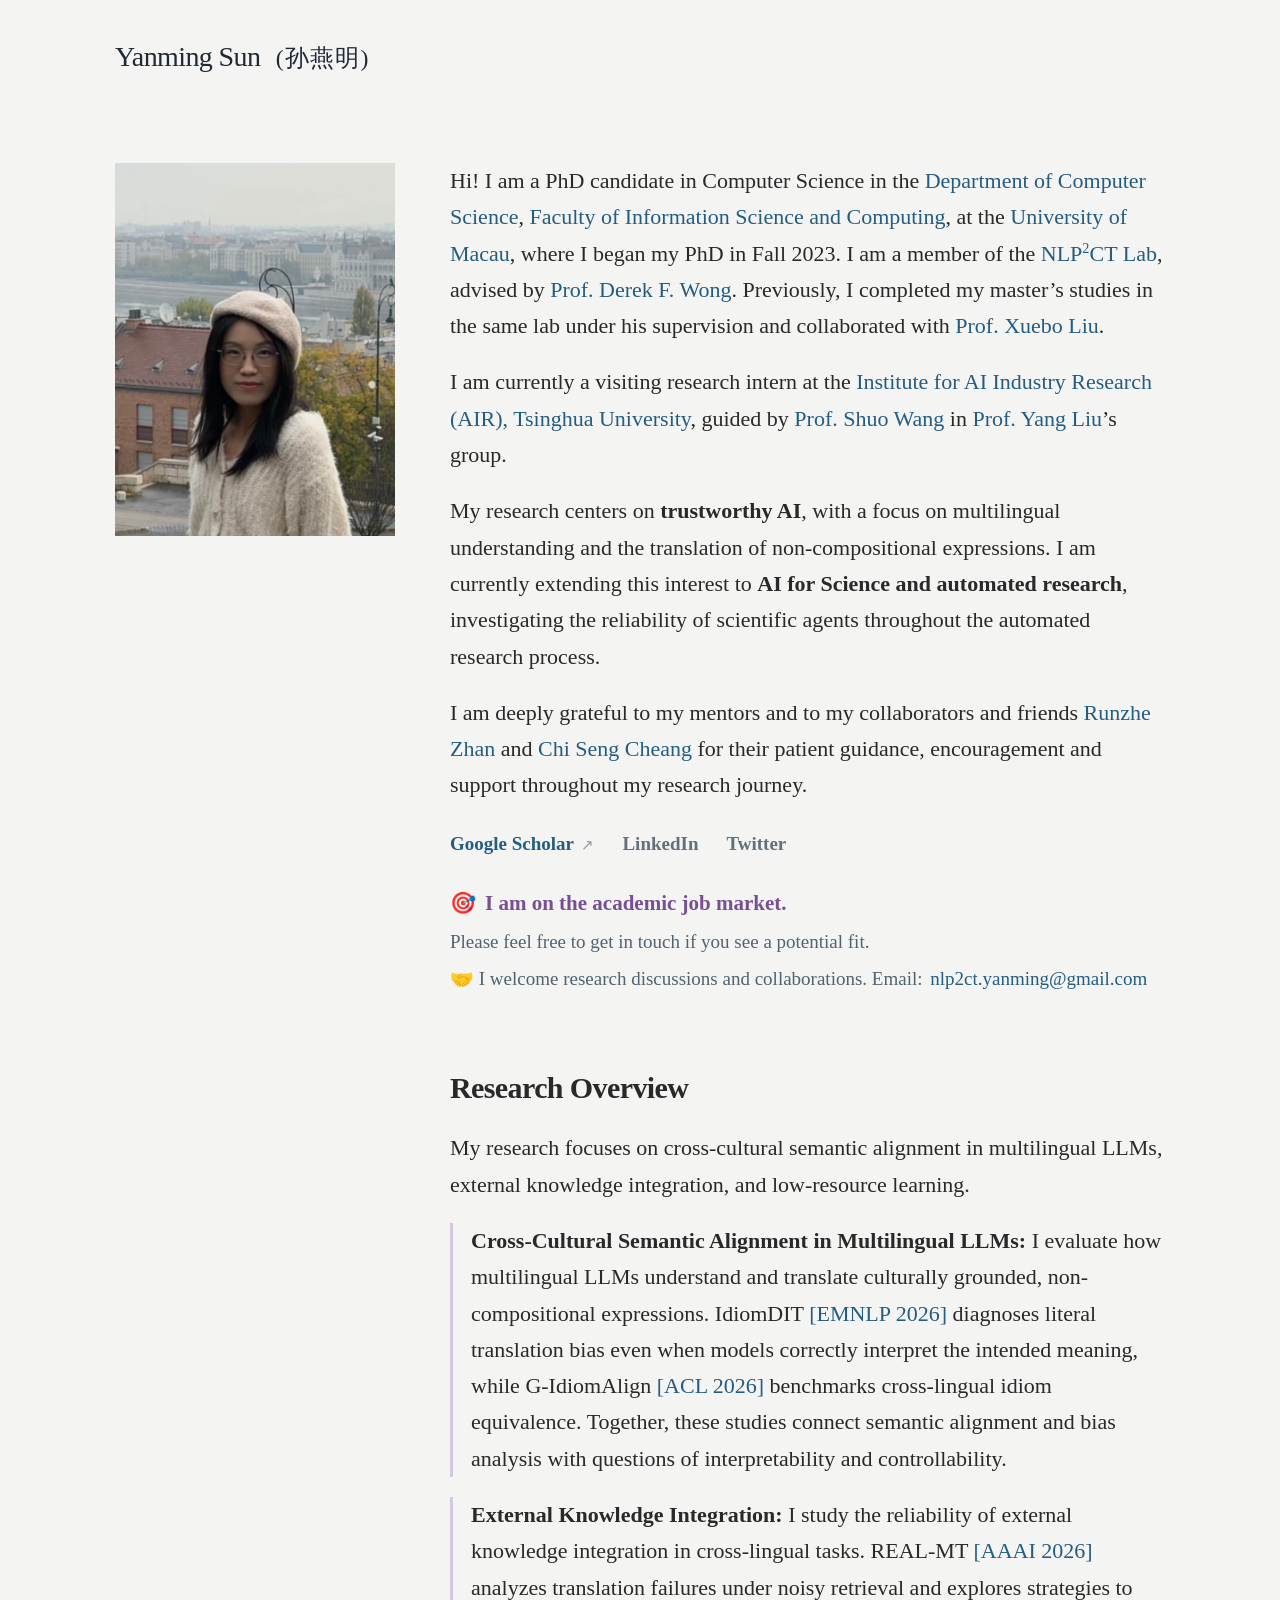
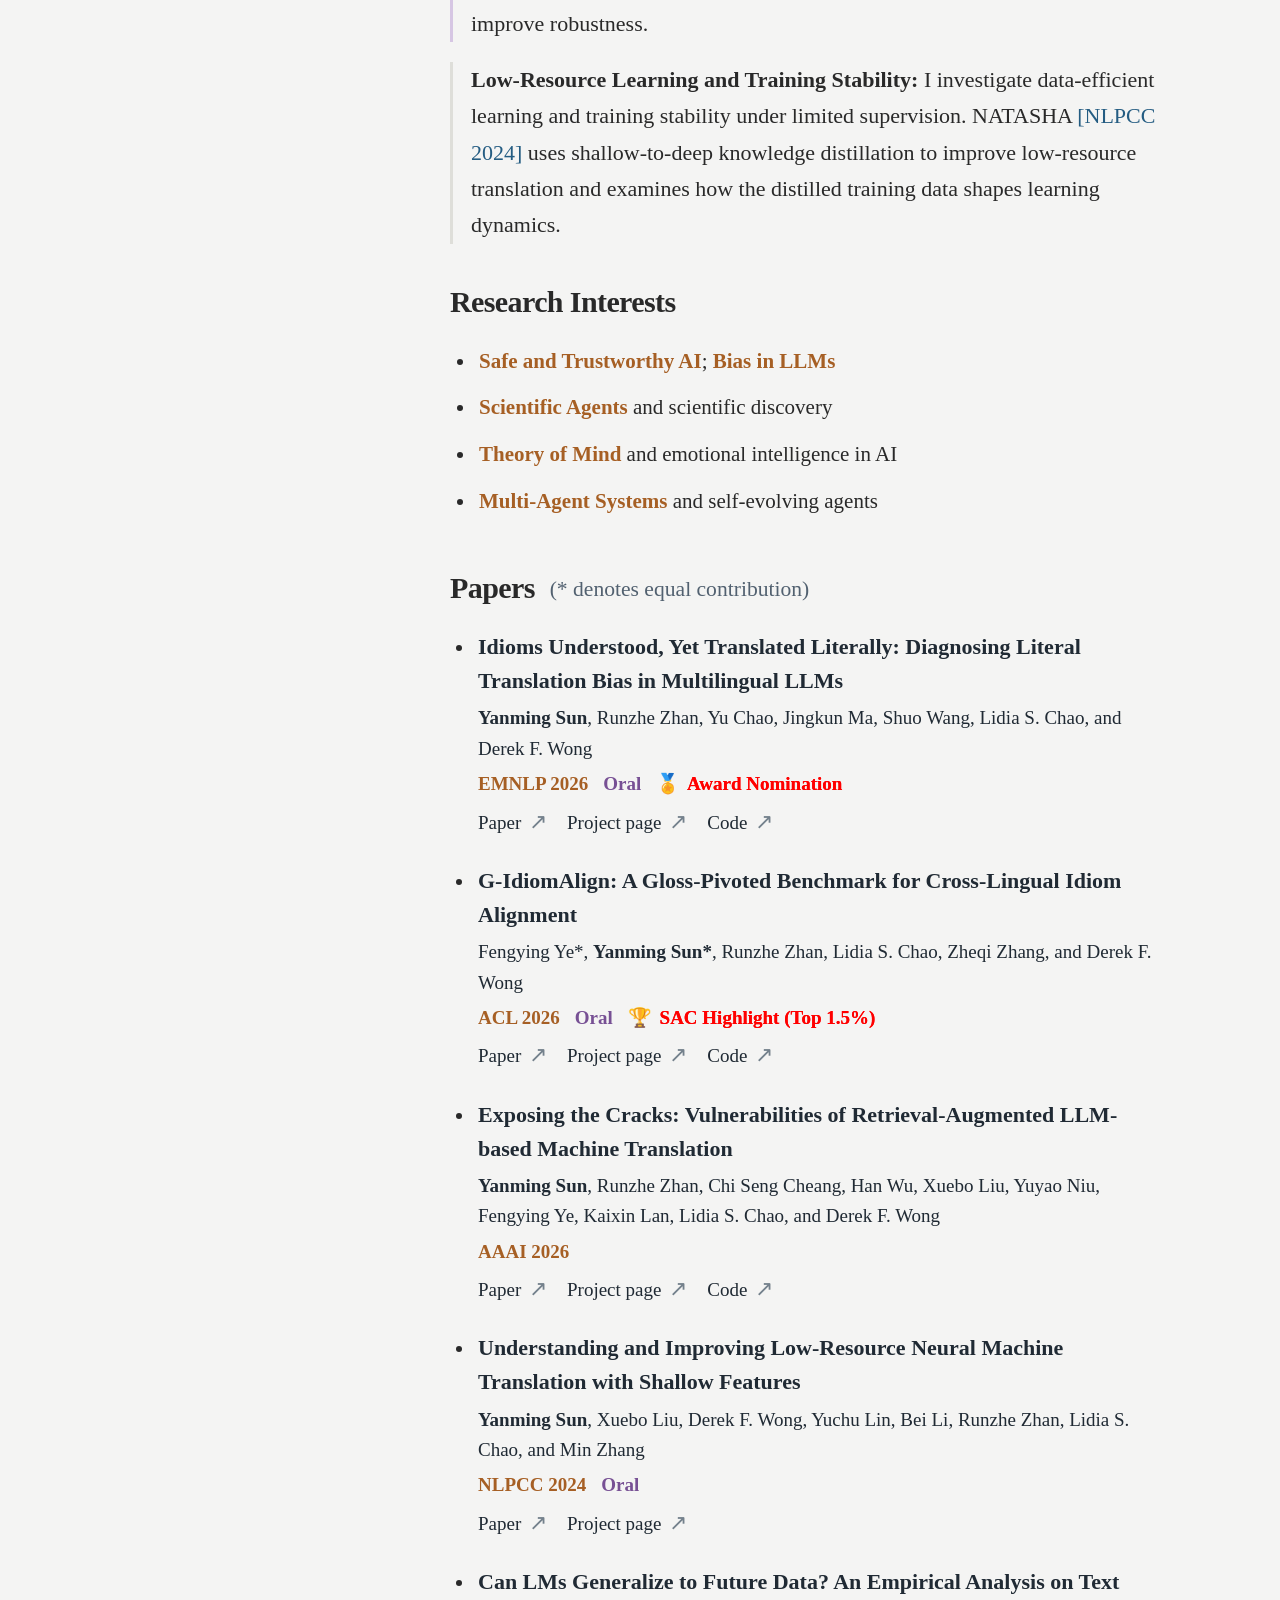
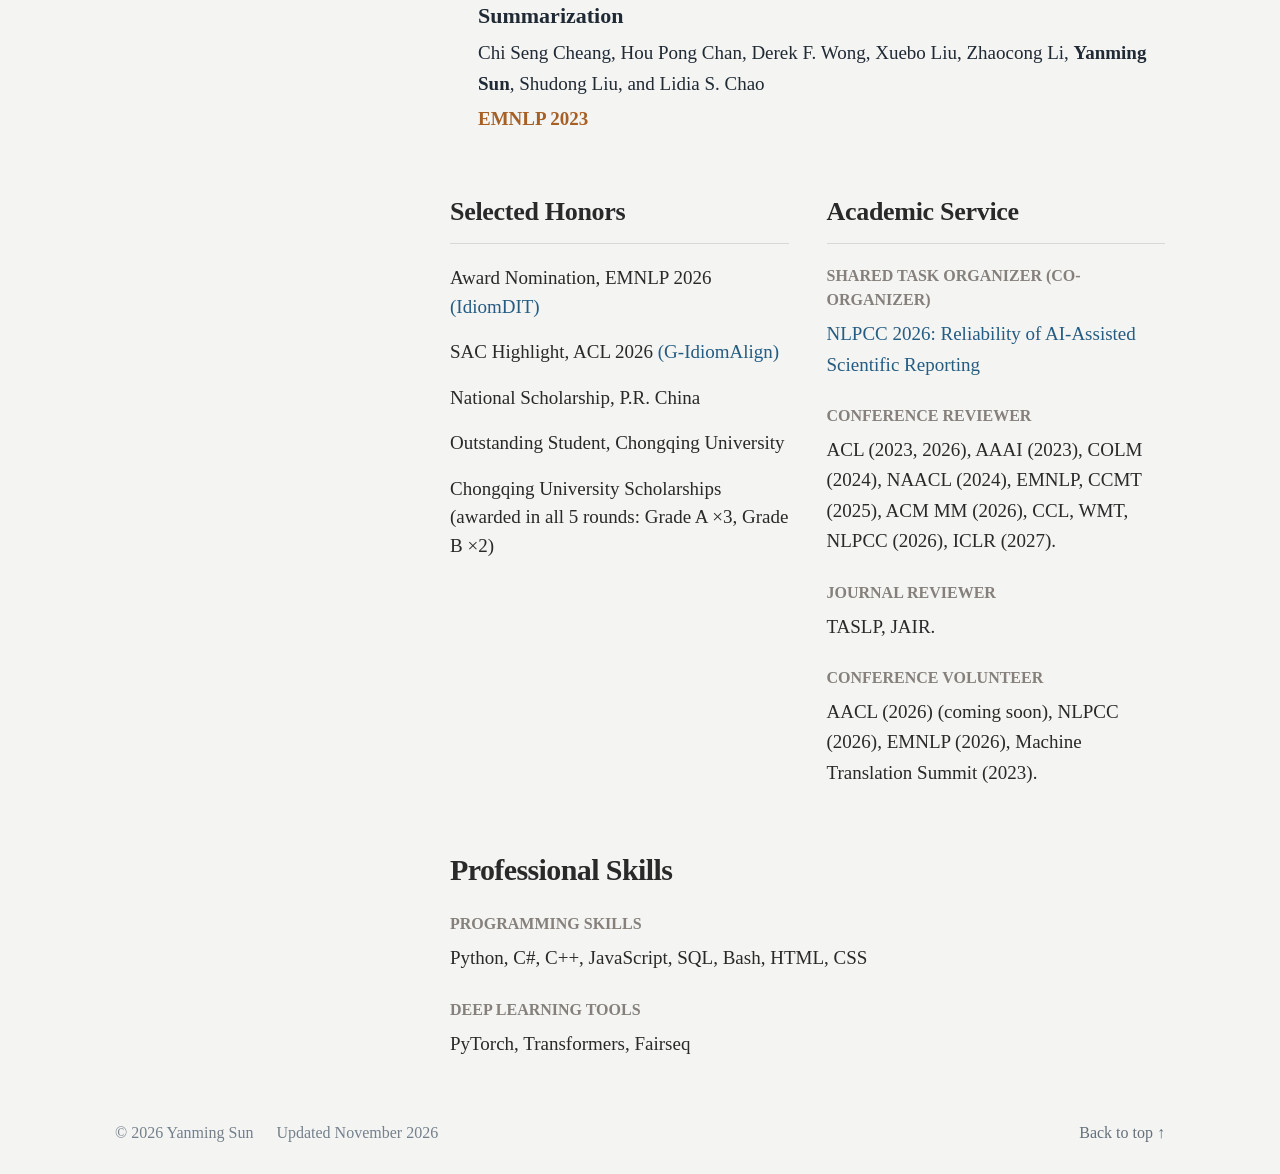
<file: docs/index.html>
<!doctype html>
<html lang="en">
<head>
  <meta charset="utf-8">
  <meta name="viewport" content="width=device-width, initial-scale=1">
  <title>Yanming Sun — Multilingual LLMs and Reliable AI</title>
  <meta name="description" content="Yanming Sun, Ph.D. Candidate at the University of Macau. Research on multilingual LLMs, machine translation, and reliable AI. On the academic job market; expected graduation February 2027.">
  <meta name="theme-color" content="#ffffff">
  <link rel="canonical" href="https://ymsunny.github.io/">
  <meta property="og:type" content="profile">
  <meta property="og:title" content="Yanming Sun — Multilingual LLMs and Reliable AI">
  <meta property="og:description" content="Ph.D. Candidate at the University of Macau. On the academic job market · Expected graduation February 2027.">
  <meta property="og:url" content="https://ymsunny.github.io/">
  <meta property="og:image" content="https://ymsunny.github.io/assets/yanming-sun-budapest.jpg">
  <meta name="twitter:card" content="summary">
  <link rel="icon" href="assets/favicon.svg?v=sun-1" type="image/svg+xml">
  <link rel="preload" href="assets/inter-latin.woff2" as="font" type="font/woff2" crossorigin>
  <link rel="stylesheet" href="styles.css">
  <link rel="stylesheet" href="reading.css?v=research-overview-1">
  <script type="application/ld+json">{"@context":"https://schema.org","@type":"Person","name":"Yanming Sun","url":"https://ymsunny.github.io/","jobTitle":"Ph.D. Candidate in Computer Science","affiliation":{"@type":"CollegeOrUniversity","name":"University of Macau"},"email":"mailto:nlp2ct.yanming@gmail.com","sameAs":["https://scholar.google.com/citations?user=cWfYGeYAAAAJ","https://github.com/ymsunny"]}</script>
</head>
<body>
  <a class="skip-link" href="#main">Skip to content</a>
  <header class="site-header"><div class="container header-inner">
    <a class="wordmark" href="#about">Yanming Sun <span class="chinese-name" lang="zh-Hans">(&#23385;&#29141;&#26126;)</span></a>
  </div></header>
  <main class="container" id="main">
    <section class="profile" id="about" aria-label="About Yanming Sun">
      <div class="profile-aside">
        <figure class="portrait"><img src="assets/yanming-sun-budapest.jpg" width="1169" height="648" alt="Yanming Sun in Budapest" fetchpriority="high"></figure>
        <p class="portrait-caption">University of Macau<br><a href="https://github.com/NLP2CT">NLP<sup>2</sup>CT Lab</a></p>
      </div>
      <div class="profile-copy">
        <div class="bio">
          <p>Hi! I am a PhD candidate in Computer Science in the <a href="https://fic.um.edu.mo/csc/">Department of Computer Science</a>, <a href="https://fic.um.edu.mo">Faculty of Information Science and Computing</a>, at the <a href="https://www.um.edu.mo">University of Macau</a>, where I began my PhD in Fall 2023. I am a member of the <a href="http://nlp2ct.cis.um.edu.mo">NLP<sup>2</sup>CT Lab</a>, advised by <a href="https://personal.fic.um.edu.mo/derek-wong/">Prof. Derek F. Wong</a>. Previously, I completed my master&#8217;s studies in the same lab under his supervision and collaborated with <a href="https://sunbowliu.github.io/">Prof. Xuebo Liu</a>.</p>
          <p>I am currently a visiting research intern at the <a href="https://air.tsinghua.edu.cn/">Institute for AI Industry Research (AIR), Tsinghua University</a>, guided by <a href="https://air.tsinghua.edu.cn/info/1046/2548.htm">Prof. Shuo Wang</a> in <a href="https://nlp.csai.tsinghua.edu.cn/~ly/">Prof. Yang Liu</a>&#8217;s group.</p>
          
          <p>My research centers on <strong>trustworthy AI</strong>, with a focus on multilingual understanding and the translation of non-compositional expressions. I am currently extending this interest to <strong>AI for Science and automated research</strong>, investigating the reliability of scientific agents throughout the automated research process.</p>
          <p>I am deeply grateful to my mentors and to my collaborators and friends <a href="https://runzhe.me/">Runzhe Zhan</a> and <a href="https://andycheang.github.io/">Chi Seng Cheang</a> for their patient guidance, encouragement and support throughout my research journey.</p>
        </div>
        <div class="profile-links" aria-label="Academic and social profiles"><a href="https://scholar.google.com/citations?user=cWfYGeYAAAAJ">Google Scholar <span aria-hidden="true">&#8599;</span></a><span class="pending-profile" title="Profile link to be added">LinkedIn</span><span class="pending-profile" title="Profile link to be added">Twitter</span></div>
        <div class="job-market"><strong><span aria-hidden="true">&#127919;</span> I am on the academic job market.</strong><p>Please feel free to get in touch if you see a potential fit.</p><p><span aria-hidden="true">&#129309;</span> I welcome research discussions and collaborations. Email: <a href="mailto:nlp2ct.yanming@gmail.com">nlp2ct.yanming@gmail.com</a></p></div>
      </div>
    </section>

    <section class="section research-overview" id="research-overview" aria-labelledby="overview-heading">
      <div class="section-heading"><h2 id="overview-heading">Research Overview</h2></div>
      <p>My research focuses on cross-cultural semantic alignment in multilingual LLMs, external knowledge integration, and low-resource learning.</p>
      <div class="research-theme"><p><strong>Cross-Cultural Semantic Alignment in Multilingual LLMs:</strong> I evaluate how multilingual LLMs understand and translate culturally grounded, non-compositional expressions. IdiomDIT <a href="#idiomdit">[EMNLP 2026]</a> diagnoses literal translation bias even when models correctly interpret the intended meaning, while G-IdiomAlign <a href="#g-idiomalign">[ACL 2026]</a> benchmarks cross-lingual idiom equivalence. Together, these studies connect semantic alignment and bias analysis with questions of interpretability and controllability.</p></div>
      <div class="research-theme"><p><strong>External Knowledge Integration:</strong> I study the reliability of external knowledge integration in cross-lingual tasks. REAL-MT <a href="#real-mt">[AAAI 2026]</a> analyzes translation failures under noisy retrieval and explores strategies to improve robustness.</p></div>
      <div class="research-theme"><p><strong>Low-Resource Learning and Training Stability:</strong> I investigate data-efficient learning and training stability under limited supervision. NATASHA <a href="#natasha">[NLPCC 2024]</a> uses shallow-to-deep knowledge distillation to improve low-resource translation and examines how the distilled training data shapes learning dynamics.</p></div>
    </section>

    <section class="section research-interests" id="research" aria-labelledby="research-heading"><div class="section-heading"><h2 id="research-heading">Research Interests</h2></div><ul class="interest-list"><li><strong>Safe and Trustworthy AI</strong>; <strong>Bias in LLMs</strong></li><li><strong>Scientific Agents</strong> and scientific discovery</li><li><strong>Theory of Mind</strong> and emotional intelligence in AI</li><li><strong>Multi-Agent Systems</strong> and self-evolving agents</li></ul></section>

    <section class="section" id="publications" aria-labelledby="publications-heading">
      <div class="section-heading"><h2 id="publications-heading">Papers <span class="equal-note">(* denotes equal contribution)</span></h2></div>
      <article class="publication" id="idiomdit"><div class="paper-index"><span>2026</span><strong>IdiomDIT</strong></div><div class="paper-body"><h3><a href="https://aclanthology.org/2026.emnlp-main.2619/" target="_blank" rel="noopener">Idioms Understood, Yet Translated Literally: Diagnosing Literal Translation Bias in Multilingual LLMs</a></h3><p class="paper-authors"><strong>Yanming Sun</strong>, Runzhe Zhan, Yu Chao, Jingkun Ma, Shuo Wang, Lidia S. Chao, and Derek F. Wong</p><div class="venue"><span class="venue-name">EMNLP 2026</span><span class="distinction">Oral</span><span class="distinction consideration award-distinction"><span class="award-icon" aria-hidden="true">&#127941;</span> Award Nomination</span></div><div class="paper-links"><a href="https://aclanthology.org/2026.emnlp-main.2619/" target="_blank" rel="noopener">Paper <span aria-hidden="true">↗</span></a><a href="https://nlp2ct.github.io/IdiomDIT/" target="_blank" rel="noopener">Project page <span aria-hidden="true">↗</span></a><a href="https://github.com/NLP2CT/IdiomDIT" target="_blank" rel="noopener">Code <span aria-hidden="true">↗</span></a></div></div></article>
      <article class="publication" id="g-idiomalign"><div class="paper-index"><span>2026</span><strong>G-IdiomAlign</strong></div><div class="paper-body"><h3><a href="assets/papers/G-IdiomAlign.pdf" target="_blank" rel="noopener">G-IdiomAlign: A Gloss-Pivoted Benchmark for Cross-Lingual Idiom Alignment</a></h3><p class="paper-authors">Fengying Ye*, <strong>Yanming Sun*</strong>, Runzhe Zhan, Lidia S. Chao, Zheqi Zhang, and Derek F. Wong</p><div class="venue"><span class="venue-name">ACL 2026</span><span class="distinction">Oral</span><span class="distinction award-distinction"><span class="award-icon" aria-hidden="true">&#127942;</span> SAC Highlight (Top 1.5%)</span></div><div class="paper-links"><a href="assets/papers/G-IdiomAlign.pdf" target="_blank" rel="noopener">Paper <span aria-hidden="true">↗</span></a><a href="https://nlp2ct.github.io/G-IdiomAlign/" target="_blank" rel="noopener">Project page <span aria-hidden="true">↗</span></a><a href="https://github.com/NLP2CT/G-IdiomAlign" target="_blank" rel="noopener">Code <span aria-hidden="true">↗</span></a></div></div></article>
      <article class="publication" id="real-mt"><div class="paper-index"><span>2026</span><strong>REAL-MT</strong></div><div class="paper-body"><h3><a href="assets/papers/REAL-MT.pdf" target="_blank" rel="noopener">Exposing the Cracks: Vulnerabilities of Retrieval-Augmented LLM-based Machine Translation</a></h3><p class="paper-authors"><strong>Yanming Sun</strong>, Runzhe Zhan, Chi Seng Cheang, Han Wu, Xuebo Liu, Yuyao Niu, Fengying Ye, Kaixin Lan, Lidia S. Chao, and Derek F. Wong</p><div class="venue"><span class="venue-name">AAAI 2026</span></div><div class="paper-links"><a href="assets/papers/REAL-MT.pdf" target="_blank" rel="noopener">Paper <span aria-hidden="true">↗</span></a><a href="https://ymsunny.github.io/REAL-MT-Vuln/" target="_blank" rel="noopener">Project page <span aria-hidden="true">↗</span></a><a href="https://github.com/ymsunny/REAL-MT-Vuln" target="_blank" rel="noopener">Code <span aria-hidden="true">↗</span></a></div></div></article>
      <article class="publication" id="natasha"><div class="paper-index"><span>2024</span><strong>NATASHA</strong></div><div class="paper-body"><h3><a href="assets/papers/NATASHA.pdf" target="_blank" rel="noopener">Understanding and Improving Low-Resource Neural Machine Translation with Shallow Features</a></h3><p class="paper-authors"><strong>Yanming Sun</strong>, Xuebo Liu, Derek F. Wong, Yuchu Lin, Bei Li, Runzhe Zhan, Lidia S. Chao, and Min Zhang</p><div class="venue"><span class="venue-name">NLPCC 2024</span><span class="distinction">Oral</span></div><div class="paper-links"><a href="assets/papers/NATASHA.pdf" target="_blank" rel="noopener">Paper <span aria-hidden="true">↗</span></a><a href="https://ymsunny.github.io/NATASHA/v2/" target="_blank" rel="noopener">Project page <span aria-hidden="true">↗</span></a></div></div></article>
      <div class="publication earlier-publication" id="future-generalization"><div class="paper-body"><article><h3><a href="https://aclanthology.org/2023.emnlp-main.1007/">Can LMs Generalize to Future Data? An Empirical Analysis on Text Summarization</a></h3><p class="paper-authors">Chi Seng Cheang, Hou Pong Chan, Derek F. Wong, Xuebo Liu, Zhaocong Li, <strong>Yanming Sun</strong>, Shudong Liu, and Lidia S. Chao</p><div class="venue"><span class="venue-name">EMNLP 2023</span></div></article></div></div>
    </section>

    <section class="section honors-service" aria-label="Honors and academic service">
      <section aria-labelledby="honors-heading"><h2 id="honors-heading">Selected Honors</h2>
        <ul class="selected-honors">
          <li><span>Award Nomination, EMNLP 2026 <a href="#idiomdit">(IdiomDIT)</a></span></li>
          <li><span>SAC Highlight, ACL 2026 <a href="#g-idiomalign">(G-IdiomAlign)</a></span></li>
          <li><span>National Scholarship, P.R. China</span></li>
          <li><span>Outstanding Student, Chongqing University</span></li>
          <li><span>Chongqing University Scholarships (awarded in all 5 rounds: Grade A &times;3, Grade B &times;2)</span></li>
        </ul>
      </section>
      <section id="service" aria-labelledby="service-heading"><h2 id="service-heading">Academic Service</h2>
        <div class="service-category"><h3>Shared Task Organizer (Co-Organizer)</h3><p><a href="https://nlp2ct.github.io/NLPCC-2026-Task10-Science/">NLPCC 2026: Reliability of AI-Assisted Scientific Reporting</a></p></div>
        <div class="service-category"><h3>Conference Reviewer</h3><p>ACL (2023, 2026), AAAI (2023), COLM (2024), NAACL (2024), EMNLP, CCMT (2025), ACM MM (2026), CCL, WMT, NLPCC (2026), ICLR (2027).</p></div>
        <div class="service-category"><h3>Journal Reviewer</h3><p>TASLP, JAIR.</p></div>
      
        <div class="service-category"><h3>Conference Volunteer</h3><p>AACL (2026) <span class="upcoming-note">(coming soon)</span>, NLPCC (2026), EMNLP (2026), Machine Translation Summit (2023).</p></div>
      </section>
    </section>
    <section class="section professional-skills" id="skills" aria-labelledby="skills-heading">
      <div class="section-heading"><h2 id="skills-heading">Professional Skills</h2></div>
      <div class="service-category"><h3>Programming Skills</h3><p>Python, C#, C++, JavaScript, SQL, Bash, HTML, CSS</p></div>
      <div class="service-category"><h3>Deep Learning Tools</h3><p>PyTorch, Transformers, Fairseq</p></div>
    </section>
  </main>
  <footer class="container footer"><span>© 2026 Yanming Sun</span><span>Updated November 2026</span><a href="#about">Back to top ↑</a></footer>
</body>
</html>
</file>
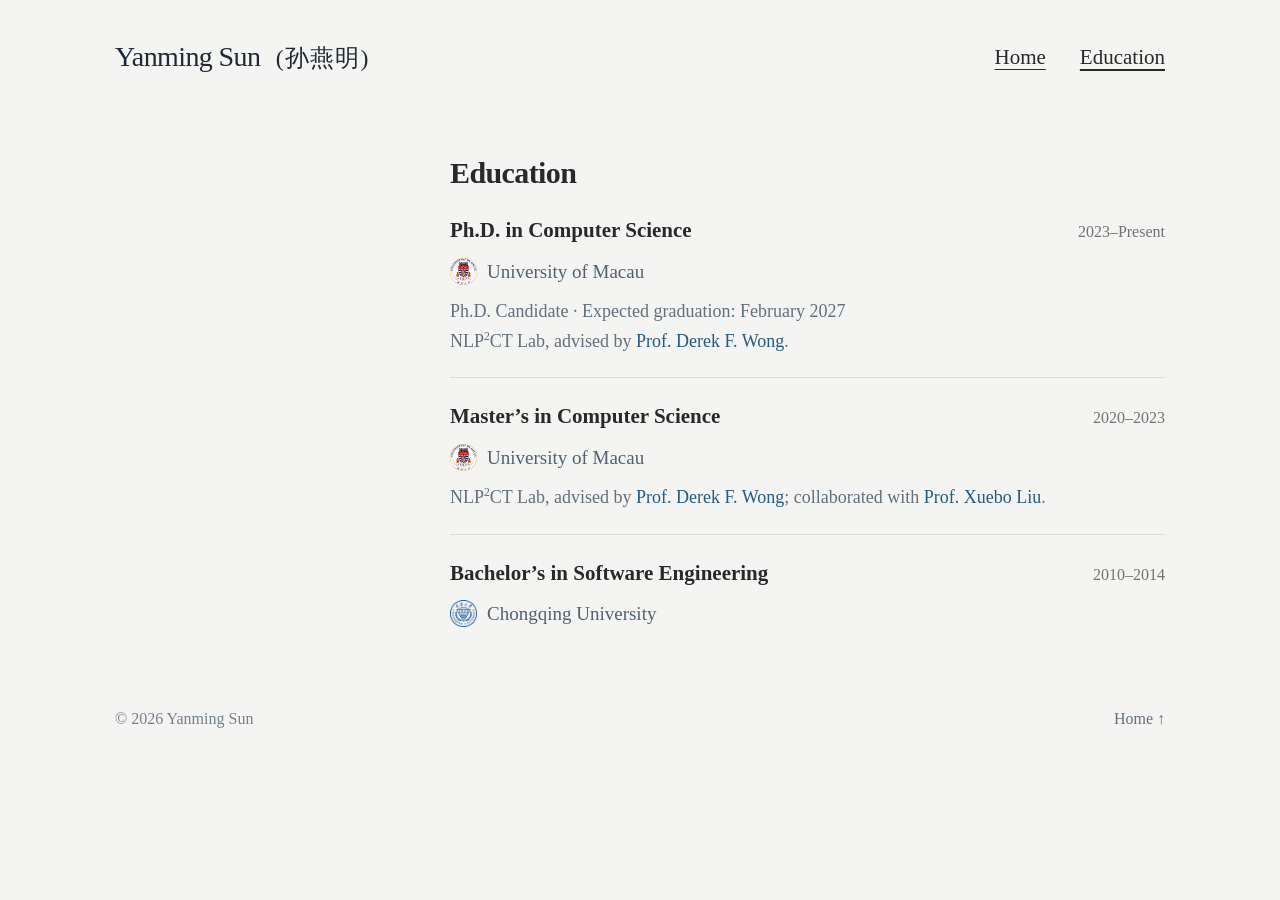
<file: docs/education.html>
<!doctype html>
<html lang="en"><head><meta charset="utf-8"><meta name="viewport" content="width=device-width, initial-scale=1">
<title>Education &mdash; Yanming Sun</title><meta name="description" content="Education background of Yanming Sun.">
<link rel="canonical" href="https://ymsunny.github.io/education.html"><link rel="icon" href="assets/favicon.svg?v=sun-1" type="image/svg+xml"><link rel="stylesheet" href="styles.css"><link rel="stylesheet" href="reading.css"></head>
<body><header class="site-header"><div class="container header-inner"><a class="wordmark" href="index.html">Yanming Sun <span class="chinese-name" lang="zh-Hans">(&#23385;&#29141;&#26126;)</span></a><nav aria-label="Main navigation"><a href="index.html">Home</a><a href="education.html" aria-current="page">Education</a></nav></div></header>
<main class="container" id="main"><section class="section" id="education" aria-labelledby="education-heading"><div class="section-heading"><h2 id="education-heading">Education</h2></div><article class="education-card"><div class="degree-heading"><h3>Ph.D. in Computer Science</h3><span class="degree-date">2023&ndash;Present</span></div><p class="school-line"><img src="assets/um-emblem.svg" width="32" height="32" alt="University of Macau emblem"><a href="https://www.um.edu.mo/">University of Macau</a></p><p class="degree-detail">Ph.D. Candidate &middot; Expected graduation: February 2027<br>NLP<sup>2</sup>CT Lab, advised by <a href="https://personal.fic.um.edu.mo/derek-wong/">Prof. Derek F. Wong</a>.</p></article><article class="education-card"><div class="degree-heading"><h3>Master&#8217;s in Computer Science</h3><span class="degree-date">2020&ndash;2023</span></div><p class="school-line"><img src="assets/um-emblem.svg" width="32" height="32" alt="University of Macau emblem"><a href="https://www.um.edu.mo/">University of Macau</a></p><p class="degree-detail">NLP<sup>2</sup>CT Lab, advised by <a href="https://personal.fic.um.edu.mo/derek-wong/">Prof. Derek F. Wong</a>; collaborated with <a href="https://sunbowliu.github.io/">Prof. Xuebo Liu</a>.</p></article><article class="education-card"><div class="degree-heading"><h3>Bachelor&#8217;s in Software Engineering</h3><span class="degree-date">2010&ndash;2014</span></div><p class="school-line"><img src="assets/cqu-emblem.png" width="32" height="32" alt="Chongqing University emblem"><a href="https://www.cqu.edu.cn/">Chongqing University</a></p></article></section></main><footer class="container footer"><span>&copy; 2026 Yanming Sun</span><a href="index.html">Home &uarr;</a></footer></body></html>
</file>
<file: docs/styles.css>
@font-face{font-family:Inter;src:url('assets/inter-latin.woff2') format('woff2');font-weight:100 900;font-display:swap}
:root{--ink:#202a34;--muted:#63707b;--blue:#245c82;--gold:#896022;--line:#e5e8eb;--ivory:#faf8f3}
*{box-sizing:border-box}html{scroll-behavior:smooth;scroll-padding-top:100px}body{margin:0;background:#fff;color:var(--ink);font-family:Inter,Arial,sans-serif;font-size:15px;line-height:1.8;-webkit-font-smoothing:antialiased}a{color:var(--blue);text-decoration:none;text-underline-offset:4px}a:hover{text-decoration:underline}a:focus-visible,summary:focus-visible{outline:2px solid var(--blue);outline-offset:5px}p,h1,h2,h3,figure{margin:0}sup{font-size:.65em}strong{font-weight:600}.container{width:calc(100% - 88px);max-width:1060px;margin-inline:auto}.skip-link{position:fixed;top:-80px;left:20px;background:white;padding:10px 18px;z-index:20}.skip-link:focus{top:12px}.site-header{position:sticky;top:0;z-index:10;background:rgba(255,255,255,.97);border-bottom:1px solid var(--line)}.header-inner{height:72px;display:flex;align-items:center;justify-content:space-between;gap:30px}.wordmark{font-size:17px;letter-spacing:-.5px;font-weight:650;color:var(--ink)}.wordmark span{color:var(--gold);margin-left:2px}nav{display:flex;gap:27px;font-size:12px}nav a{color:var(--muted)}
.profile{display:grid;grid-template-columns:224px minmax(0,1fr);gap:62px;padding:60px 0 42px}.portrait{width:224px;aspect-ratio:4/5;position:relative;overflow:hidden;border-radius:5px;background:#edf0ef}.portrait img{position:absolute;height:190%;width:auto;max-width:none;bottom:-25%;left:50%;transform:translateX(-50%)}.portrait-caption{font-size:12px;line-height:1.9;margin-top:16px;color:var(--muted)}.portrait-caption a{color:var(--muted)}.eyebrow{font-size:11px;letter-spacing:.7px;color:var(--muted);margin-top:-5px;margin-bottom:8px}.profile h1{font-size:49px;line-height:1.15;letter-spacing:-2px;font-weight:650}.research-line{font-size:17px;color:var(--muted);margin-top:11px;letter-spacing:-.3px}.bio{margin-top:23px}.bio p{font-size:14px;line-height:1.9}.bio p+p{margin-top:12px}.profile-links{display:flex;gap:25px;margin-top:20px;font-size:12px;font-weight:550}.profile-links span{font-size:11px;color:#8d9ba7;margin-left:3px}.job-market{background:#f3f7f9;border-left:3px solid #7493a9;padding:14px 18px;margin-top:24px;border-radius:0 3px 3px 0}.job-market strong{font-size:14px;display:flex;gap:9px;align-items:center}.status-dot{width:6px;height:6px;border-radius:50%;background:#357764;flex:none}.job-market p{font-size:12px;line-height:1.8;margin-top:5px;color:#526370}.job-market p a{white-space:nowrap;margin-left:3px}
.recognition{display:grid;grid-template-columns:150px 1fr 1.55fr;gap:28px;align-items:center;background:var(--ivory);border-top:1px solid #e9e1d1;border-bottom:1px solid #e9e1d1;padding:23px 27px}.recognition h2{font-size:13px;line-height:1.6;color:#7f7058;font-weight:500}.recognition-item{display:flex;flex-direction:column;align-items:flex-start;color:var(--gold);line-height:1.6}.recognition-item:hover{text-decoration:none}.recognition-item:hover strong{text-decoration:underline}.recognition-venue{font-size:10px;font-weight:550;letter-spacing:.8px;margin-bottom:4px}.recognition-item strong{font-size:16px;font-weight:600;letter-spacing:-.3px}.recognition-item>span:last-child{font-size:11px;color:#8c7d65;margin-top:5px}
.section{padding-top:47px}.section-heading{display:flex;align-items:baseline;justify-content:space-between;gap:20px;margin-bottom:27px}h2{font-size:27px;line-height:1.3;font-weight:600;letter-spacing:-.85px}.section-heading>a{font-size:11px;white-space:nowrap}.research-grid{display:grid;grid-template-columns:1.15fr 1fr;gap:52px;padding-bottom:34px;border-bottom:1px solid var(--line)}.research-number{font-size:11px;color:#74818c;display:block;margin-bottom:9px}.research-grid h3{font-size:16px;letter-spacing:-.3px;font-weight:600;line-height:1.5}.research-grid article>p{font-size:13px;color:var(--muted);margin-top:9px;line-height:1.85}.research-grid .research-references{font-size:11px;margin-top:15px}.research-references>span{margin:0 9px;color:#74818c}
.publication{display:grid;grid-template-columns:120px minmax(0,1fr);gap:24px;padding:0 0 26px;margin-bottom:27px;border-bottom:1px solid var(--line);scroll-margin-top:105px}.paper-index{font-size:11px;line-height:1.7;padding-top:3px}.paper-index>span{color:#74818c;display:block}.paper-index>strong{font-weight:550;display:block;color:#596875;margin-top:3px}.paper-body h3{font-size:18px;line-height:1.55;letter-spacing:-.3px;font-weight:600}.paper-body h3 a{color:var(--ink)}.paper-body h3 a:hover{color:var(--blue)}.paper-authors{font-size:12px;color:var(--muted);line-height:1.9;margin-top:9px}.paper-authors strong{color:var(--ink)}.venue{display:flex;align-items:center;flex-wrap:wrap;gap:7px 9px;margin-top:12px}.venue-name{font-size:12px;font-weight:650}.distinction{display:inline-block;padding:1px 7px;background:#faf5e9;color:#856326;border:1px solid #eee4cb;border-radius:3px;font-size:10px;line-height:1.7}.consideration{background:#fbf8f1}.publication-note{font-size:10px;color:#74818c}.paper-summary{font-size:13px;line-height:1.85;color:#596571;margin-top:12px}.paper-links{display:flex;flex-wrap:wrap;gap:23px;font-size:12px;margin-top:13px}.paper-links span{font-size:10px;color:#74818c;margin-left:3px}.contribution-note{font-size:10px;color:#74818c;margin-top:-11px;margin-left:144px}.other-publications{margin-top:22px;padding:15px 0;border-bottom:1px solid var(--line)}.other-publications summary{font-size:12px;color:var(--muted);cursor:pointer;padding-right:5px}.other-publications summary>span{float:right;font-size:11px;color:#74818c}.other-publications article{padding:19px 0 5px;margin-left:144px}.other-publications h3{font-size:15px;font-weight:550;line-height:1.7}.earlier-link{display:inline-block;margin-top:12px;font-size:12px}
.service-row{display:grid;grid-template-columns:120px minmax(0,1fr);gap:24px;margin-bottom:23px}.row-year{color:#74818c;font-size:11px;padding-top:2px}.service-row h3,.education-row h3{font-size:14px;line-height:1.6;font-weight:600}.service-row p{font-size:13px;color:var(--muted);line-height:1.8;margin-top:3px}.service-row .service-detail{font-size:12px;margin-top:5px;color:#74818c}.education-row{display:flex;justify-content:space-between;gap:25px;margin-bottom:23px}.education-row p{font-size:13px;color:var(--muted);line-height:1.7;margin-top:3px}.education-row .education-detail{font-size:12px;color:#74818c}.education-row>span{font-size:11px;color:#74818c;padding-top:3px;white-space:nowrap}.earlier-honor{padding-top:18px;border-top:1px solid var(--line);font-size:12px;color:var(--muted)}.earlier-honor strong{font-size:10px;font-weight:500;color:#74818c;margin-right:17px}.earlier-honor>span{float:right;font-size:11px;color:#74818c}.contact-section{margin-top:42px;padding-top:30px;border-top:1px solid var(--line);display:flex;justify-content:space-between;align-items:center;gap:30px}.contact-section h2{font-size:23px}.contact-section p{font-size:12px;color:var(--muted);line-height:1.9}.contact-section p a{font-size:14px}.footer{display:flex;gap:23px;padding:37px 0 28px;margin-top:18px;font-size:10px;color:#74818c}.footer>a{margin-left:auto;color:var(--muted)}
@media(max-width:1000px){.container{width:calc(100% - 64px)}.profile{grid-template-columns:190px minmax(0,1fr);gap:40px;padding-top:45px}.portrait{width:190px}.profile h1{font-size:44px}.recognition{grid-template-columns:120px 1fr 1.45fr;gap:20px;padding-inline:22px}.recognition-item strong{font-size:14px}.research-grid{gap:30px}.paper-body h3{font-size:17px}}
@media(max-width:760px){.container{width:calc(100% - 44px)}.header-inner{height:64px}nav{gap:19px;font-size:11px}nav a[href='#education']{display:none}.profile{grid-template-columns:145px minmax(0,1fr);gap:28px}.portrait{width:145px}.profile h1{font-size:39px}.eyebrow{font-size:10px;letter-spacing:.1px}.research-line{font-size:14px}.bio p{font-size:13px}.job-market{padding:12px 14px}.job-market strong{font-size:13px}.recognition{grid-template-columns:1fr 1.4fr;gap:14px 22px;padding:19px 21px}.recognition h2{grid-column:1/-1;font-size:10px;letter-spacing:.4px}.recognition h2 br{display:none}.recognition-item strong{font-size:14px}.research-grid{gap:25px}.research-grid h3{font-size:15px}.publication,.service-row{grid-template-columns:87px minmax(0,1fr);gap:18px}.contribution-note,.other-publications article{margin-left:105px}h2{font-size:25px}}
@media(max-width:560px){.container{width:calc(100% - 40px)}.header-inner{height:61px;gap:14px}.wordmark{font-size:15px}nav{gap:18px}nav a[href='#research'],nav a[href='#contact']{display:none}.profile{display:block;position:relative;padding-top:34px;padding-bottom:29px}.profile-aside{position:absolute;right:0;top:34px;width:96px}.portrait{width:96px}.portrait-caption{display:none}.eyebrow{padding-right:111px;margin-top:0;font-size:9px;line-height:1.8;max-width:340px;margin-bottom:9px}.profile h1{font-size:35px;padding-right:100px;letter-spacing:-1.4px;line-height:1.1}.research-line{font-size:12px;padding-right:108px;line-height:1.7;margin-top:10px;min-height:38px}.bio{margin-top:25px}.bio p{font-size:14px;line-height:1.85}.profile-links{font-size:12px;gap:25px}.job-market{margin-top:22px;padding:13px 14px}.job-market strong{font-size:13px}.job-market p{font-size:12px}.recognition{display:block;padding:19px 20px}.recognition h2{margin-bottom:15px}.recognition-item+.recognition-item{margin-top:16px;border-top:1px solid #e9e1d1;padding-top:16px}.recognition-item strong{font-size:16px}.recognition-venue{font-size:10px}.section{padding-top:35px}.section-heading{margin-bottom:22px;gap:12px}h2{font-size:24px}.section-heading>a{font-size:10px}.research-grid{grid-template-columns:1fr;gap:24px;padding-bottom:27px}.research-grid h3{font-size:16px}.research-grid article>p{font-size:13px}.research-number{margin-bottom:5px}.publication{display:block;padding-bottom:23px;margin-bottom:23px}.paper-index{display:flex;gap:12px;align-items:baseline;margin-bottom:9px;padding:0;font-size:11px}.paper-index>strong{margin:0}.paper-body h3{font-size:17px;line-height:1.55}.paper-authors{font-size:12px;line-height:1.85}.paper-summary{font-size:13px}.contribution-note,.other-publications article{margin-left:0}.other-publications summary{font-size:12px}.other-publications summary>span{font-size:10px}.service-row{grid-template-columns:43px minmax(0,1fr);gap:14px}.education-row{display:block}.education-row>span{display:block;margin-top:4px;font-size:11px}.contact-section{display:block;margin-top:31px;padding-top:25px}.contact-section p{margin-top:12px}.footer{font-size:9px;gap:12px;flex-wrap:wrap;padding-top:20px}.footer>a{margin-left:auto}}
@media(max-width:360px){.container{width:calc(100% - 32px)}.profile-aside,.portrait{width:78px}.profile h1{font-size:31px;padding-right:87px}.eyebrow{padding-right:89px;font-size:8px}.research-line{padding-right:88px;font-size:11px}.section-heading>a{font-size:9px}h2{font-size:22px}.wordmark{font-size:14px}nav{gap:14px;font-size:10px}.recognition-item strong{font-size:15px}}
@media(prefers-reduced-motion:reduce){html{scroll-behavior:auto}}
@media print{.site-header,.skip-link,.footer>a{display:none}.container{width:100%;max-width:none}.profile{padding-top:0;gap:30px;grid-template-columns:155px 1fr}.portrait{width:155px}.profile h1{font-size:34px}.section{padding-top:25px}.publication,.service-row,.education-row,.recognition{break-inside:avoid}.profile-aside{position:static}.contact-section{margin-top:25px}.footer{padding-bottom:0}}\n
</file>
<file: docs/reading.css>
/* Single-page reading layout; background sampled from jasonwei.net. */
body{background:#f4f4f3;font-family:Helvetica,Arial,sans-serif;font-size:21px;color:#292929;line-height:1.65}
.container{max-width:1050px;width:calc(100% - 100px)}
.site-header{position:static;background:transparent;border:0}.header-inner{height:115px}.wordmark{font-size:28px;font-weight:500;letter-spacing:-.6px}.wordmark span{display:none}nav{font-size:21px}nav a{color:#292929;text-decoration:underline}
.profile{position:relative;display:block;padding:38px 0 35px}.profile-aside{float:right;width:210px;margin:0 0 24px 42px}.portrait{width:210px;border-radius:0}.portrait-caption{display:none}.profile h1{font-size:44px;letter-spacing:-1px;font-weight:600}.eyebrow{font-size:18px;letter-spacing:0;margin-bottom:12px}.research-line{font-size:23px;margin-top:13px}.bio{margin-top:28px}.bio p{font-size:21px;line-height:1.7}.bio p+p{margin-top:20px}.profile-links{font-size:19px;gap:28px;margin-top:24px}.profile-links span{font-size:15px}.job-market{clear:both;background:none;border:0;padding:0;margin-top:27px}.job-market strong{font-size:21px;color:#8b5034}.job-market p{font-size:19px;line-height:1.7}.status-dot{display:none}
.recognition{display:block;background:none;border:0;padding:0 0 28px;border-bottom:1px solid #d6d6d2}.recognition h2{font-size:27px;font-weight:600;color:#292929;margin-bottom:17px;letter-spacing:-.5px}.recognition h2 br{display:none}.recognition-item{display:block;margin:12px 0;line-height:1.65}.recognition-venue{font-size:19px;letter-spacing:0;display:inline-block;width:135px;color:#555}.recognition-item strong{font-size:20px}.recognition-item>span:last-child{font-size:17px;margin-left:16px}
.section{padding-top:38px}h2{font-size:30px;letter-spacing:-.6px}.section-heading{margin-bottom:23px}.section-heading>a{font-size:17px}.research-grid{display:block;border:0;padding-bottom:0}.research-grid article+article{margin-top:25px}.research-number{display:none}.research-grid h3{font-size:22px}.research-grid article>p{font-size:20px;line-height:1.7;margin-top:8px}.research-grid .research-references{display:none}
.publication{display:block;border:0;margin-bottom:30px;padding:0}.paper-index{display:none}.paper-body h3{font-size:22px;line-height:1.55;letter-spacing:0}.paper-body h3 a{color:var(--blue)}.paper-authors{font-size:18px;line-height:1.7;margin-top:8px}.venue-name{font-size:19px}.distinction{font-size:16px;background:none;border:0;padding:0;color:#976532}.venue{gap:8px 16px;margin-top:8px}.publication-note{font-size:16px}.paper-summary{font-size:19px;line-height:1.7;margin-top:8px}.paper-links{font-size:18px;margin-top:8px}.paper-links span{font-size:14px}.contribution-note{margin:0;font-size:16px}.other-publications{margin-top:24px}.other-publications summary{font-size:19px}.other-publications summary>span{font-size:16px}.other-publications article{margin-left:0}.other-publications h3{font-size:21px}.earlier-link{font-size:18px}
.service-row{grid-template-columns:65px 1fr;gap:22px;margin-bottom:22px}.row-year{font-size:18px}.service-row h3,.education-row h3{font-size:21px}.service-row p,.education-row p{font-size:20px}.service-row .service-detail,.education-row .education-detail{font-size:18px}.education-row>span{font-size:18px}.earlier-honor{font-size:19px}.earlier-honor strong,.earlier-honor>span{font-size:17px}.contact-section{display:block}.contact-section h2{font-size:28px}.contact-section p{font-size:20px;margin-top:12px}.contact-section p a{font-size:21px}.footer{font-size:16px}
@media(max-width:760px){.container{width:calc(100% - 48px)}.header-inner{height:90px}.profile-aside{width:160px;margin-left:25px}.portrait{width:160px}.profile h1{font-size:38px}.bio p{font-size:20px}.recognition-venue{width:auto;margin-right:15px}.recognition-item>span:last-child{display:block;margin-left:0}.education-row{display:block}.education-row>span{display:block;margin-top:5px}}
@media(max-width:560px){.container{width:calc(100% - 40px)}.wordmark{font-size:24px}nav{font-size:20px}.profile{padding-top:20px}.profile-aside{position:static;float:right;width:95px;margin:0 0 15px 16px}.portrait{width:95px}.eyebrow{padding:0;max-width:none;font-size:15px}.profile h1{padding:0;font-size:34px}.research-line{padding:0;font-size:18px;min-height:0}.bio{clear:both;padding-top:20px;margin-top:0}.bio p{font-size:19px}.profile-links{font-size:17px;gap:22px}.job-market strong{font-size:20px}.job-market p{font-size:18px}.recognition-item+.recognition-item{border:0;padding:0;margin-top:16px}.recognition-item strong{font-size:19px}.recognition-venue{font-size:18px}.section-heading{display:block}.section-heading>a{display:inline-block;margin-top:9px}h2{font-size:28px}.research-grid h3{font-size:21px}.research-grid article>p{font-size:19px}.paper-body h3{font-size:21px}.paper-authors{font-size:17px}.paper-summary{font-size:18px}.other-publications summary>span{float:none;display:block}.service-row{grid-template-columns:1fr;gap:2px}.service-row p,.education-row p{font-size:19px}.education-row>span{font-size:17px}.earlier-honor strong{display:block}.footer{font-size:14px}.contact-section p a{font-size:19px}}
/* Garamond-style serif typography and a more generous portrait crop. */
body{font-family:Garamond,'Palatino Linotype','Book Antiqua',Georgia,serif;font-size:22px}
.profile-aside{float:left;width:240px;margin:0 40px 24px 0}
.portrait{width:240px;aspect-ratio:3/4}
.portrait img{height:155%;bottom:-27%}
.bio p{font-size:22px;line-height:1.65}
h1,h2,h3,.wordmark{font-family:inherit}
.profile h1{font-size:46px;font-weight:600}
.paper-body h3{font-size:24px}.paper-authors{font-size:20px}.paper-summary{font-size:21px}
@media(max-width:760px){.profile-aside{width:190px;margin:0 28px 22px 0}.portrait{width:190px}}
@media(max-width:560px){.profile-aside{float:left;width:110px;margin:0 20px 20px 0}.portrait{width:110px}.profile h1{font-size:34px}.eyebrow{font-size:16px}.research-line{font-size:19px}.bio p{font-size:21px}.paper-body h3{font-size:23px}.paper-authors{font-size:19px}.paper-summary{font-size:20px}}
/* Independent portrait column, with all introduction text on the right. */
.profile{display:grid;grid-template-columns:280px minmax(0,1fr);gap:55px;align-items:start;padding-top:48px}
.profile-aside{position:static;float:none;width:280px;margin:0}
.portrait{width:280px}
.profile-copy{min-width:0}
.bio{clear:none}
@media(max-width:1000px){.profile{grid-template-columns:220px minmax(0,1fr);gap:35px}.profile-aside,.portrait{width:220px}}
@media(max-width:760px){.profile{grid-template-columns:170px minmax(0,1fr);gap:28px}.profile-aside,.portrait{width:170px}}
@media(max-width:560px){.profile{display:flex;flex-direction:column;gap:28px;padding-top:20px}.profile-aside{float:none;margin:0;width:200px}.portrait{width:200px}.profile-copy{width:100%}.bio{padding-top:0;margin-top:24px}}
/* Keep every content section aligned with the biography column. */
main.container>.recognition,main.container>.section,main.container>.contact-section{margin-left:335px}
main.container>.recognition{padding-top:0}
.education-row{display:block}.education-row>span{display:block;margin-top:5px}
@media(max-width:1000px){main.container>.recognition,main.container>.section,main.container>.contact-section{margin-left:255px}}
@media(max-width:760px){main.container>.recognition,main.container>.section,main.container>.contact-section{margin-left:198px}.recognition-item>span:last-child{display:block;margin-left:0}.section-heading{display:block}.section-heading>a{display:inline-block;margin-top:8px}.service-row{grid-template-columns:1fr;gap:3px}}
@media(max-width:560px){main.container>.recognition,main.container>.section,main.container>.contact-section{margin-left:0}}
.profile-copy>.bio{margin-top:0;padding-top:0}
.profile-links{flex-wrap:wrap}.profile-links>.pending-profile{font-size:inherit;font-weight:inherit;color:var(--muted);margin-left:0}
.research-interests>h3{font-size:24px;line-height:1.5;margin-bottom:12px;font-weight:600}
.interest-list{margin:0;padding-left:26px;font-size:21px;line-height:1.65}
.interest-list li{padding-left:3px;margin:12px 0}
.interest-list strong{color:#775094;font-weight:600}
@media(max-width:560px){.research-interests>h3{font-size:22px}.interest-list{font-size:20px;padding-left:23px}}
.honors-service{display:grid;grid-template-columns:1fr 1fr;gap:38px}
.honors-service h2{font-size:26px;border-bottom:1px solid #d8d8d4;padding-bottom:14px;margin-bottom:20px;letter-spacing:-.3px}
.selected-honors{list-style:none;padding:0;margin:0}
.selected-honors li{display:flex;align-items:baseline;justify-content:space-between;gap:12px;margin-bottom:17px;font-size:19px;line-height:1.5}
.selected-honors time,.honor-year{font-size:15px;white-space:nowrap;color:#777;background:#eaeae8;padding:0 7px;border-radius:4px}
.service-category{margin-bottom:24px}.service-category h3{font-size:16px;text-transform:uppercase;color:#85807b;line-height:1.5;margin-bottom:7px}.service-category p{font-size:19px;line-height:1.6}
@media(max-width:1000px){.honors-service{grid-template-columns:1fr;gap:28px}}
.education-card{border:1px solid #d8dfe7;border-radius:15px;padding:22px 24px;margin-bottom:17px;background:rgba(255,255,255,.45)}
.degree-heading{display:flex;justify-content:space-between;align-items:baseline;gap:18px}.degree-heading h3{font-size:23px;line-height:1.5}.degree-date{white-space:nowrap;font-size:16px;font-weight:600;padding:4px 13px;border-radius:22px;color:#775094;background:#f0eaf7}
.school-line{display:flex;align-items:center;gap:12px;margin-top:12px;font-size:21px;font-weight:600}.school-line img{width:32px;height:32px;object-fit:contain;flex:none}.school-line a{color:#526170}.degree-detail{font-size:19px;color:var(--muted);line-height:1.7;margin-top:13px}
@media(max-width:760px){.degree-heading{flex-direction:column;gap:9px}.education-card{padding:19px}.degree-heading h3{font-size:22px}.school-line{font-size:20px}.degree-detail{font-size:18px}}
.wordmark .chinese-name{display:inline;color:inherit;margin-left:9px;font-family:'Songti SC',SimSun,serif;font-size:.85em;letter-spacing:.05em}
/* Education follows the page's restrained, unboxed typography. */
.education-card{background:transparent;border:0;border-bottom:1px solid #deded9;border-radius:0;padding:0 0 21px;margin-bottom:23px}
.education-card:last-child{border-bottom:0;margin-bottom:0}
.degree-heading h3{font-size:21px;font-weight:600;line-height:1.5}
.degree-date{background:transparent;color:#737373;font-size:16px;font-weight:400;border-radius:0;padding:0}
.school-line{font-size:19px;margin-top:9px;gap:10px;font-weight:500}
.school-line img{width:27px;height:27px}
.degree-detail{font-size:18px;line-height:1.65;margin-top:10px}
@media(max-width:760px){.education-card{padding:0 0 20px}.degree-heading h3{font-size:20px}.degree-date{font-size:16px}.school-line{font-size:19px}.degree-detail{font-size:17px}}
/* Keep publication typography in line with the rest of the page. */
.paper-body h3{font-size:21px;line-height:1.5}
.paper-authors{font-size:17px;line-height:1.65}
.venue-name{font-size:18px}.distinction{font-size:15px}
.publication-note{font-size:15px}
.paper-summary{font-size:18px;line-height:1.65}
.paper-links{font-size:17px;gap:22px}.paper-links span{font-size:14px}
.other-publications summary{font-size:18px}.other-publications summary>span{font-size:15px}
.other-publications h3{font-size:20px}.earlier-link{font-size:17px}
@media(max-width:560px){.paper-body h3{font-size:20px}.paper-authors{font-size:16px}.paper-summary{font-size:17px}.paper-links{font-size:16px}}
/* Publication text uses the same type size as the body copy. */
.paper-body h3,.paper-authors,.venue-name,.distinction,.publication-note,.paper-summary,.paper-links,.paper-links span,.other-publications summary,.other-publications summary>span,.other-publications h3,.earlier-link{font-family:inherit;font-size:22px;line-height:1.65}
@media(max-width:560px){.paper-body h3,.paper-authors,.venue-name,.distinction,.publication-note,.paper-summary,.paper-links,.paper-links span,.other-publications summary,.other-publications summary>span,.other-publications h3,.earlier-link{font-size:21px}}
/* Accent colors: purple for the job search, orange for research interests. */
.job-market strong{color:#775094}
.interest-list strong{color:#a65f24}
/* Match papers to body colors; reserve purple emphasis for distinctions. */
.paper-body h3 a,.paper-body h3 a:hover{color:var(--ink)}
.paper-authors,.paper-authors strong,.paper-summary{color:var(--ink)}
.paper-links a,.paper-links a:hover,.earlier-link{color:var(--ink)}
.venue-name{color:var(--ink)}
.distinction{color:#775094;font-weight:700;background:transparent;border:0;padding:0}
.distinction.award-distinction{color:#ff0000;font-weight:900;text-shadow:0 0 .35px currentColor}
.award-distinction .award-icon{text-shadow:none}
.research-theme{border-left:3px solid #d6c6e3;padding-left:18px;margin-top:20px}
.research-theme:last-child{border-left-color:#deded9}
.research-overview p{font-size:inherit;line-height:1.65}
.publication-note{color:var(--ink)}
/* Present each paper as a simple list item, matching research interests. */
.publication{display:list-item;list-style:disc;margin:0 0 24px 25px;padding:0 0 0 3px;border:0}
.publication::marker{color:#292929;font-size:.9em}
.interest-list li::marker,.publication::marker{color:#292929;font-size:21px}
.paper-body h3{font-size:22px;line-height:1.55;font-weight:600}
.paper-authors{font-size:19px;line-height:1.6;margin-top:5px}
.venue{margin-top:5px;gap:8px 15px}
.venue-name,.distinction,.publication-note{font-size:19px;line-height:1.55}
.paper-links{font-size:19px;gap:20px;margin-top:5px}
.contribution-note{margin:5px 0 0 25px;font-size:17px}
.earlier-publication{list-style:disc}
@media(max-width:560px){.publication{margin-left:22px;margin-bottom:22px}.paper-body h3{font-size:20px}.paper-authors,.venue-name,.distinction,.publication-note,.paper-links{font-size:18px}}
@media(max-width:560px){.interest-list li::marker,.publication::marker{font-size:20px}}
.venue-name{color:#a65f24}
/* Minimal two-page navigation, like Jason Wei's site. */
.header-inner{justify-content:space-between}
.header-inner nav{display:flex;gap:34px;font-family:inherit;font-size:21px}
.header-inner nav a{color:#292929;text-decoration:underline;text-decoration-thickness:1px;text-underline-offset:5px}
.header-inner nav a[aria-current="page"]{text-decoration-thickness:2px}
.award-icon{font-family:'Segoe UI Emoji','Apple Color Emoji',sans-serif;font-size:1.35em;vertical-align:-.08em;margin-right:3px}
.award-icon{font-size:1em;vertical-align:baseline;margin-right:3px}
.equal-note{font-size:.58em;font-weight:400;letter-spacing:0;color:#63707b;white-space:nowrap;vertical-align:.16em;margin-left:8px}
@media(max-width:560px){.equal-note{display:block;margin:7px 0 0;font-size:.62em}}
.equal-note{font-size:.72em;color:#526170;vertical-align:.12em}
@media(max-width:560px){.equal-note{font-size:.72em}}
</file>
